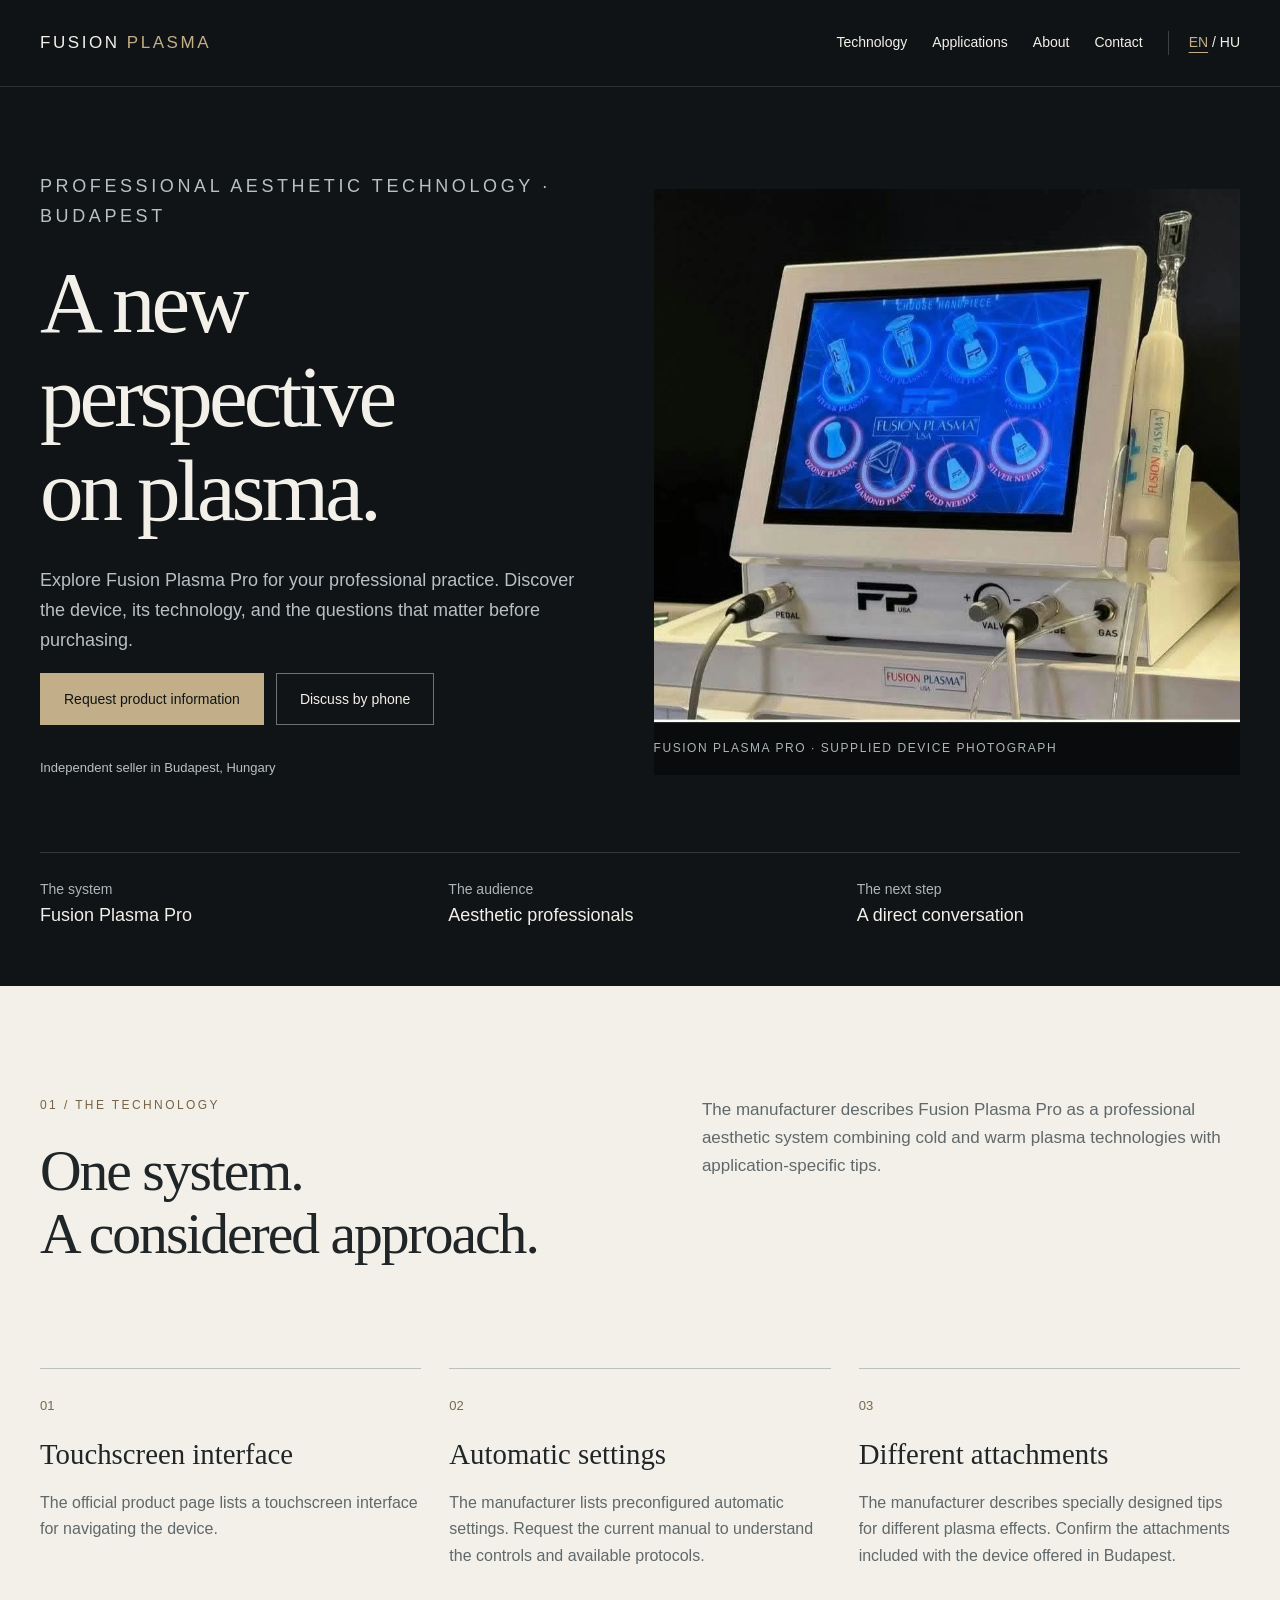
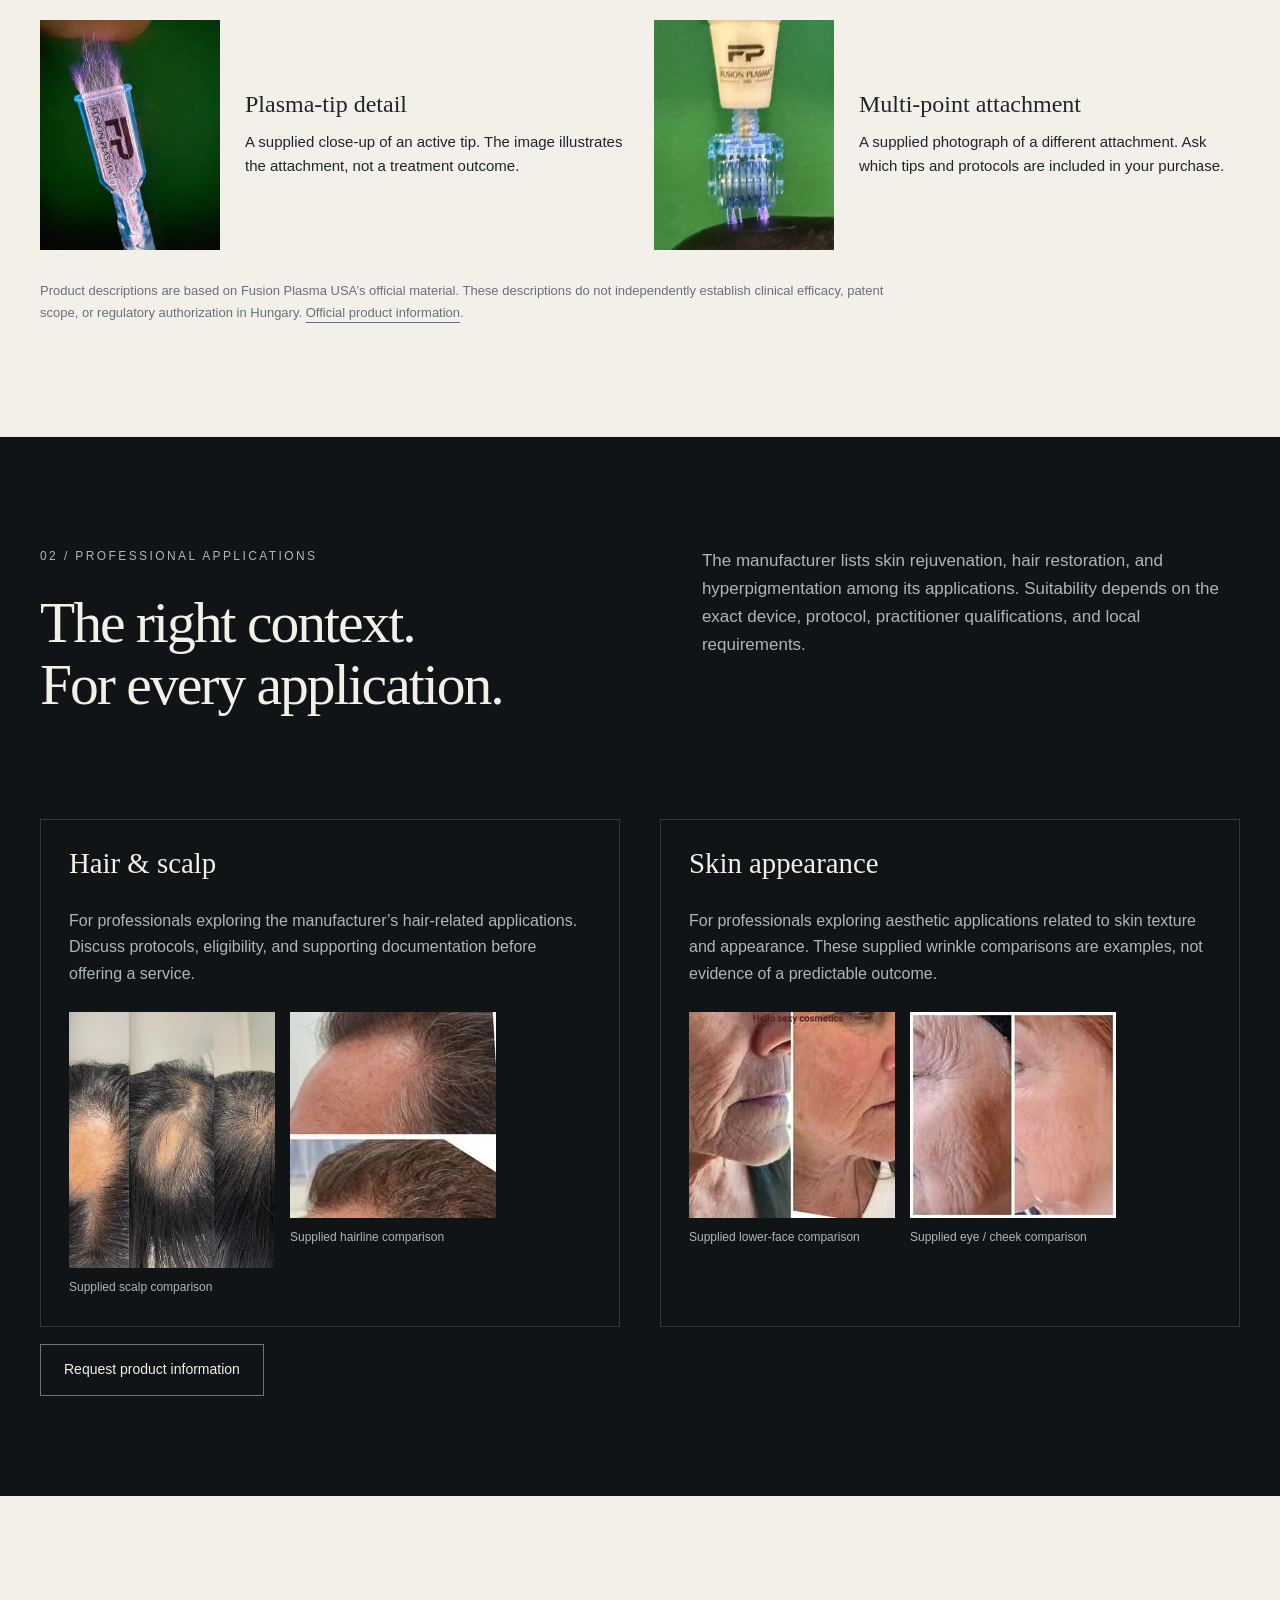
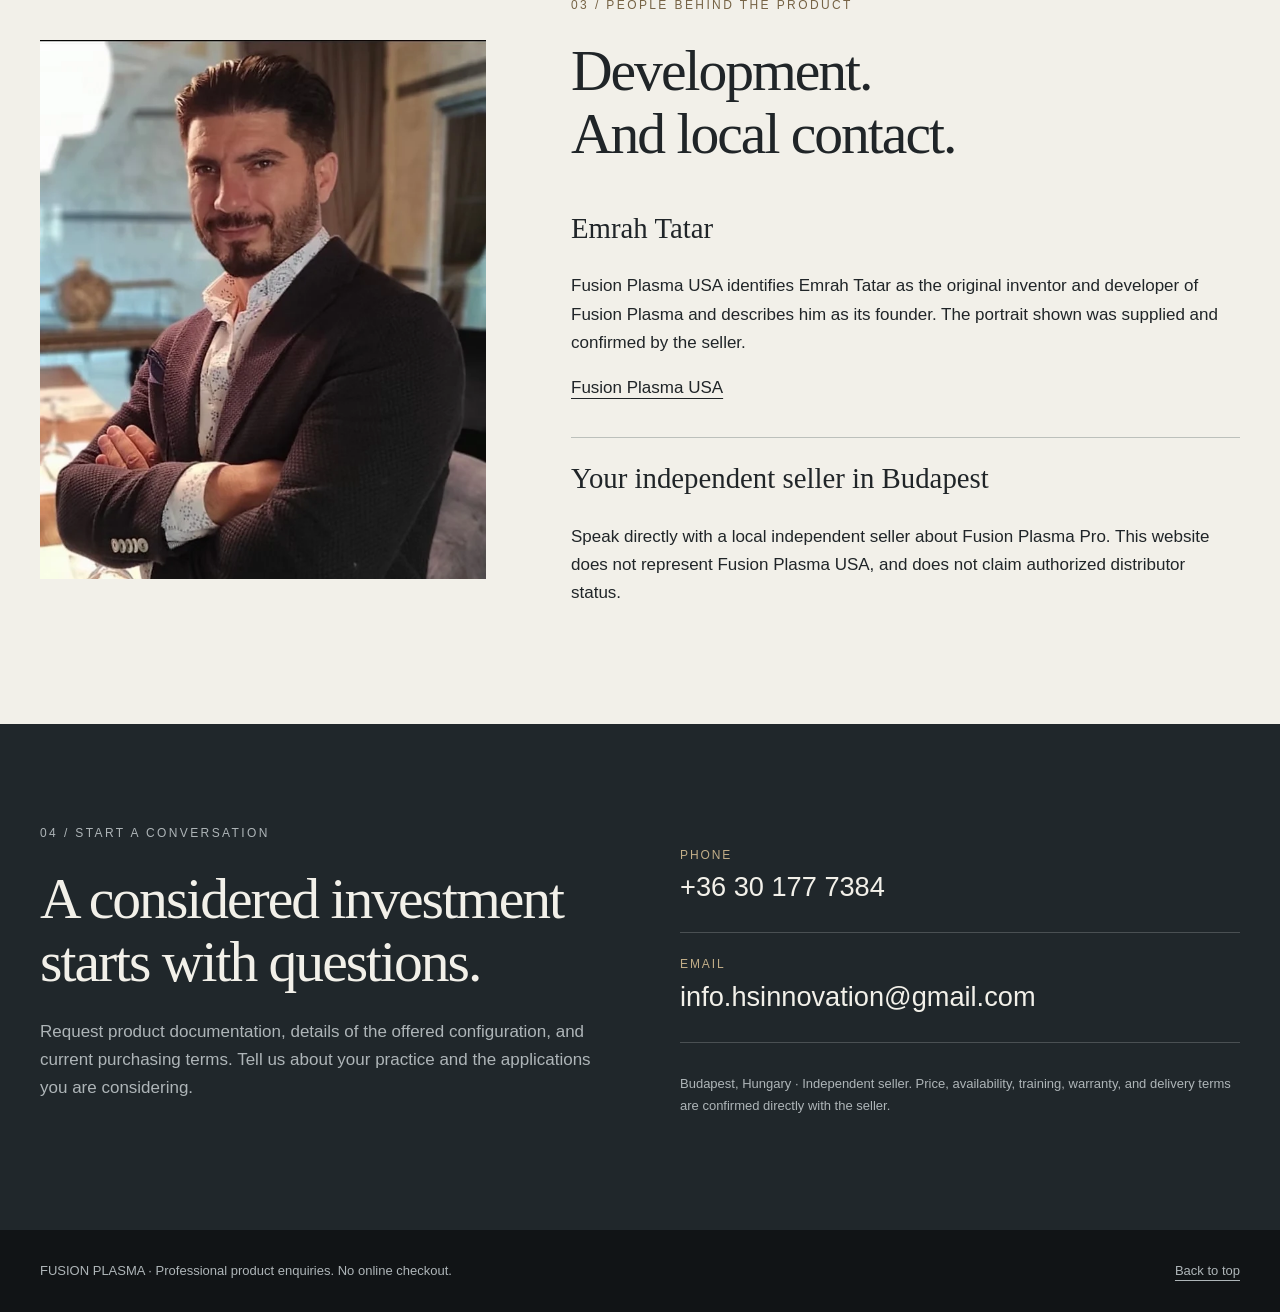
<file: index.html>
<!doctype html>
<html lang="en"><head><meta charset="utf-8"><meta name="viewport" content="width=device-width,initial-scale=1"><title>Fusion Plasma Pro | Independent Seller in Budapest</title><meta name="description" content="Explore Fusion Plasma Pro for professional aesthetic practice. Contact an independent seller in Budapest for product information by phone or email."><meta name="theme-color" content="#111416"><meta property="og:type" content="website"><meta property="og:title" content="Fusion Plasma Pro | Independent Seller in Budapest"><meta property="og:description" content="Explore Fusion Plasma Pro for professional aesthetic practice. Contact an independent seller in Budapest for product information by phone or email."><meta property="og:locale" content="en_GB"><link rel="alternate" hreflang="en" href="index.html"><link rel="alternate" hreflang="hu" href="hu.html"><link rel="icon" href="favicon.svg" type="image/svg+xml"><link rel="stylesheet" href="styles.css"><script src="script.js" defer></script></head>
<body id="top"><a class="skip" href="#main">Skip to content</a><header class="header"><div class="wrap nav"><a class="brand" href="index.html">FUSION <span>PLASMA</span></a><button class="menu" aria-expanded="false" aria-controls="navigation">Menu</button><nav class="navlinks" id="navigation" aria-label="Main navigation"><a href="#technology">Technology</a><a href="#applications">Applications</a><a href="#about">About</a><a href="#contact">Contact</a><div class="lang"><a href="index.html" lang="en" aria-current="page">EN</a> / <a href="hu.html" lang="hu" >HU</a></div></nav></div></header>
<main id="main"><section class="hero"><div class="wrap"><div class="hero-grid"><div class="hero-copy"><p class="eyebrow">Professional aesthetic technology · Budapest</p><h1>A new perspective<br>on plasma.</h1><p>Explore Fusion Plasma Pro for your professional practice. Discover the device, its technology, and the questions that matter before purchasing.</p><div class="actions"><a class="btn" href="mailto:info.hsinnovation@gmail.com">Request product information</a><a class="btn outline" href="tel:+36301777384">Discuss by phone</a></div><p class="meta">Independent seller in Budapest, Hungary</p></div><div class="hero-image"><img src="assets/fusion-plasma-pro.webp" alt="Fusion Plasma device with touchscreen and handpiece, photographed on a stand" width="1080" height="813" fetchpriority="high"><div class="image-label">Fusion Plasma Pro · supplied device photograph</div></div></div><div class="strip"><div>The system<b>Fusion Plasma Pro</b></div><div>The audience<b>Aesthetic professionals</b></div><div>The next step<b>A direct conversation</b></div></div></div></section>
<section class="section light" id="technology"><div class="wrap"><div class="section-head"><div><p class="eyebrow">01 / The technology</p><h2>One system.<br>A considered approach.</h2></div><p>The manufacturer describes Fusion Plasma Pro as a professional aesthetic system combining cold and warm plasma technologies with application-specific tips.</p></div><div class="tech-grid"><article class="tech-card"><span class="number">01</span><h3>Touchscreen interface</h3><p>The official product page lists a touchscreen interface for navigating the device.</p></article><article class="tech-card"><span class="number">02</span><h3>Automatic settings</h3><p>The manufacturer lists preconfigured automatic settings. Request the current manual to understand the controls and available protocols.</p></article><article class="tech-card"><span class="number">03</span><h3>Different attachments</h3><p>The manufacturer describes specially designed tips for different plasma effects. Confirm the attachments included with the device offered in Budapest.</p></article></div><div class="tip-pair"><figure><img src="assets/plasma-tip.webp" alt="Close-up of an illuminated plasma tip" width="556" height="690" loading="lazy"><figcaption><strong>Plasma-tip detail</strong>A supplied close-up of an active tip. The image illustrates the attachment, not a treatment outcome.</figcaption></figure><figure><img src="assets/multi-point-tip.webp" alt="Multi-point plasma attachment against a green background" width="556" height="690" loading="lazy"><figcaption><strong>Multi-point attachment</strong>A supplied photograph of a different attachment. Ask which tips and protocols are included in your purchase.</figcaption></figure></div><p class="source">Product descriptions are based on Fusion Plasma USA’s official material. These descriptions do not independently establish clinical efficacy, patent scope, or regulatory authorization in Hungary. <a href="https://www.fusionplasma-usa.com/fusion-plasma-pro" target="_blank" rel="noopener noreferrer">Official product information</a>.</p></div></section>
<section class="section dark" id="applications"><div class="wrap"><div class="section-head"><div><p class="eyebrow">02 / Professional applications</p><h2>The right context.<br>For every application.</h2></div><p>The manufacturer lists skin rejuvenation, hair restoration, and hyperpigmentation among its applications. Suitability depends on the exact device, protocol, practitioner qualifications, and local requirements.</p></div><div class="applications"><article class="application"><h3>Hair & scalp</h3><p>For professionals exploring the manufacturer’s hair-related applications. Discuss protocols, eligibility, and supporting documentation before offering a service.</p><div class="case-images"><figure><img src="assets/hair-scalp-comparison.webp" alt="Supplied paired photographs showing scalp hair" width="556" height="690" loading="lazy"><figcaption>Supplied scalp comparison</figcaption></figure><figure><img src="assets/hairline-comparison.webp" alt="Supplied paired photographs showing a hairline" width="206" height="206" loading="lazy"><figcaption>Supplied hairline comparison</figcaption></figure></div></article><article class="application"><h3>Skin appearance</h3><p>For professionals exploring aesthetic applications related to skin texture and appearance. These supplied wrinkle comparisons are examples, not evidence of a predictable outcome.</p><div class="case-images"><figure><img src="assets/lower-face-comparison.webp" alt="Supplied paired photographs of lower-face wrinkles" width="206" height="206" loading="lazy"><figcaption>Supplied lower-face comparison</figcaption></figure><figure><img src="assets/eye-cheek-comparison.webp" alt="Supplied paired photographs of eye and cheek wrinkles" width="206" height="206" loading="lazy"><figcaption>Supplied eye / cheek comparison</figcaption></figure></div></article></div></p><div class="actions"><a class="btn outline" href="mailto:info.hsinnovation@gmail.com">Request product information</a></div></div></section>
<section class="section light" id="about"><div class="wrap about-grid"><div><img src="assets/emrah-tatar.webp" alt="Portrait identified by the seller as Emrah Tatar" width="670" height="810" class="portrait" loading="lazy"></div><div><p class="eyebrow">03 / People behind the product</p><h2>Development.<br>And local contact.</h2><h3>Emrah Tatar</h3><p>Fusion Plasma USA identifies Emrah Tatar as the original inventor and developer of Fusion Plasma and describes him as its founder. The portrait shown was supplied and confirmed by the seller.</p><a href="https://www.fusionplasma-usa.com/" target="_blank" rel="noopener noreferrer">Fusion Plasma USA</a><div class="seller"><h3>Your independent seller in Budapest</h3><p>Speak directly with a local independent seller about Fusion Plasma Pro. This website does not represent Fusion Plasma USA, and does not claim authorized distributor status.</p></div></div></div></section>
<section class="contact" id="contact"><div class="wrap contact-grid"><div><p class="eyebrow">04 / Start a conversation</p><h2>A considered investment<br>starts with questions.</h2><p>Request product documentation, details of the offered configuration, and current purchasing terms. Tell us about your practice and the applications you are considering.</p></div><div class="contact-links"><a href="tel:+36301777384"><small>Phone</small>+36 30 177 7384</a><a href="mailto:info.hsinnovation@gmail.com"><small>Email</small>info.hsinnovation@gmail.com</a><p class="source">Budapest, Hungary · Independent seller. Price, availability, training, warranty, and delivery terms are confirmed directly with the seller.</p></div></div></section></main><footer><div class="wrap footer-grid"><div>FUSION PLASMA · Professional product enquiries. No online checkout.</div><a href="#top">Back to top</a></div></footer><div class="mobile-contact"><a href="tel:+36301777384">Call the seller</a><a href="mailto:info.hsinnovation@gmail.com">Email enquiry</a></div></body></html>
</file>
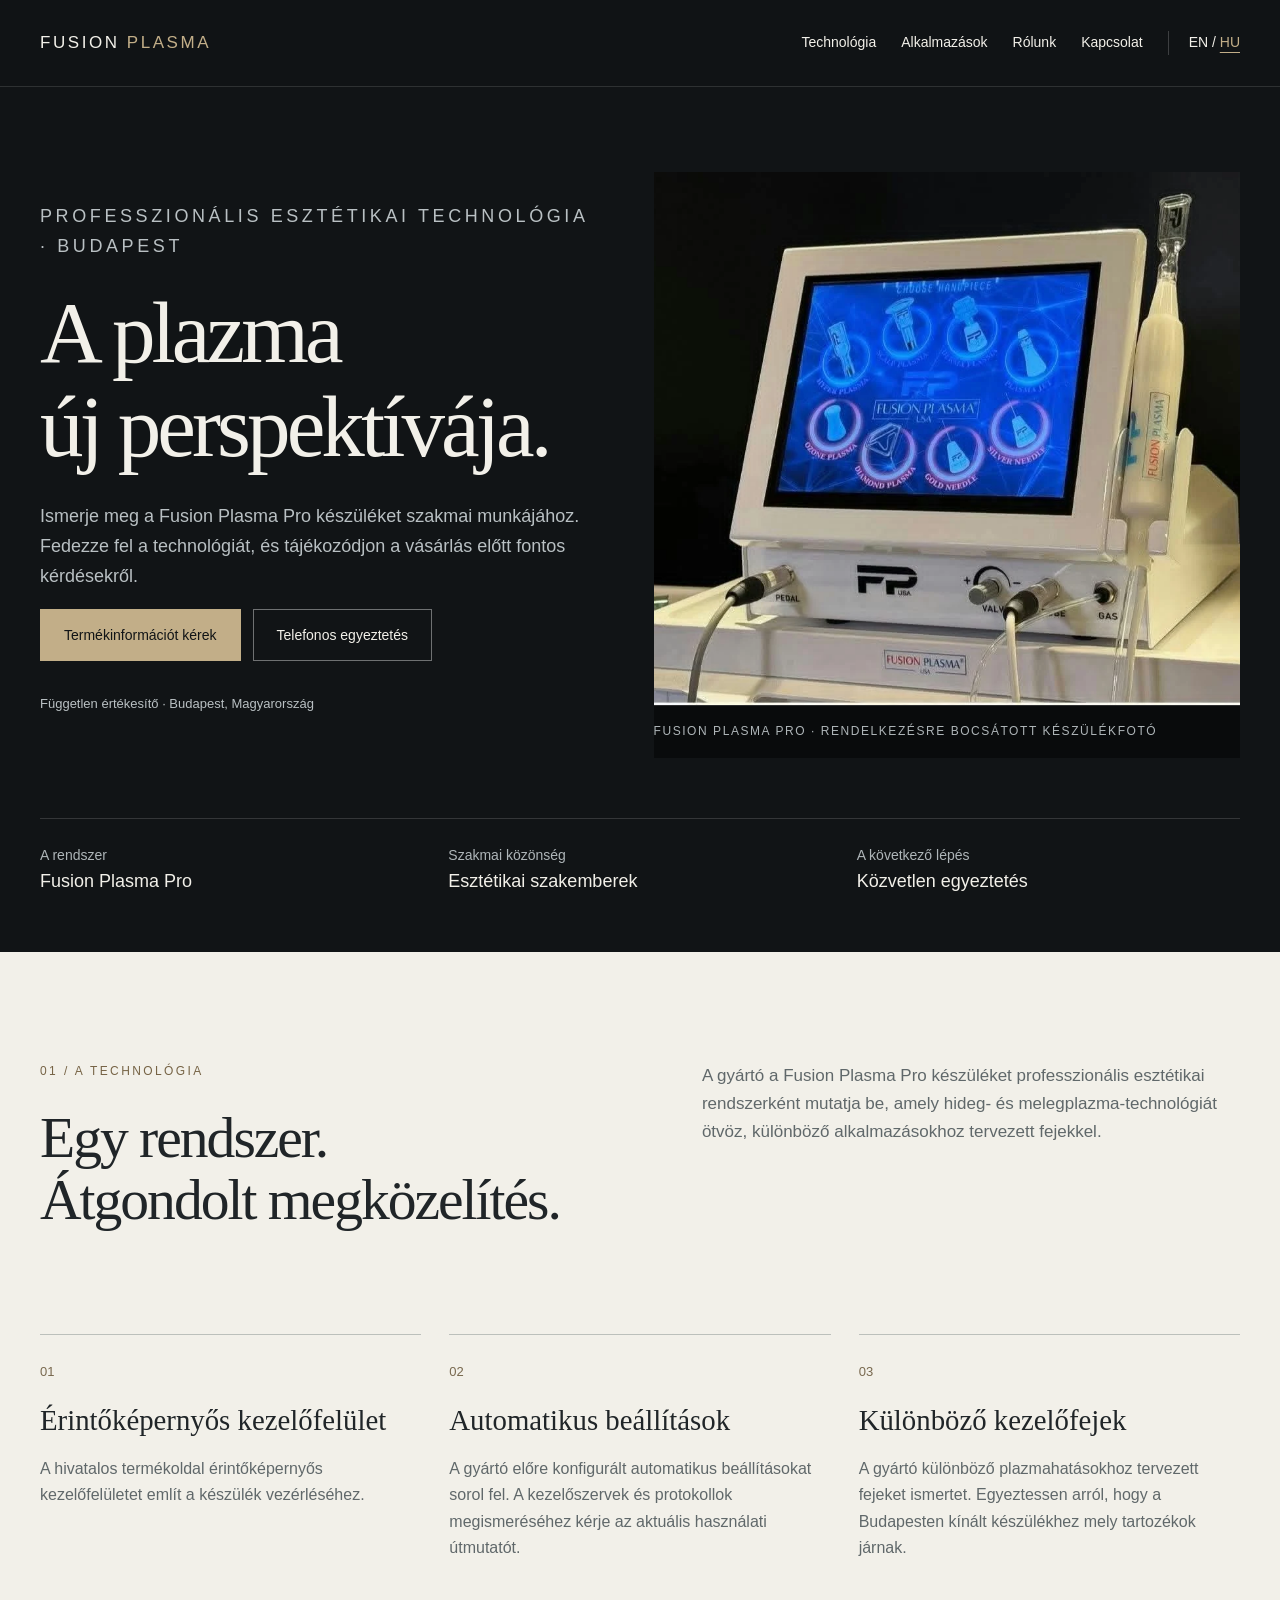
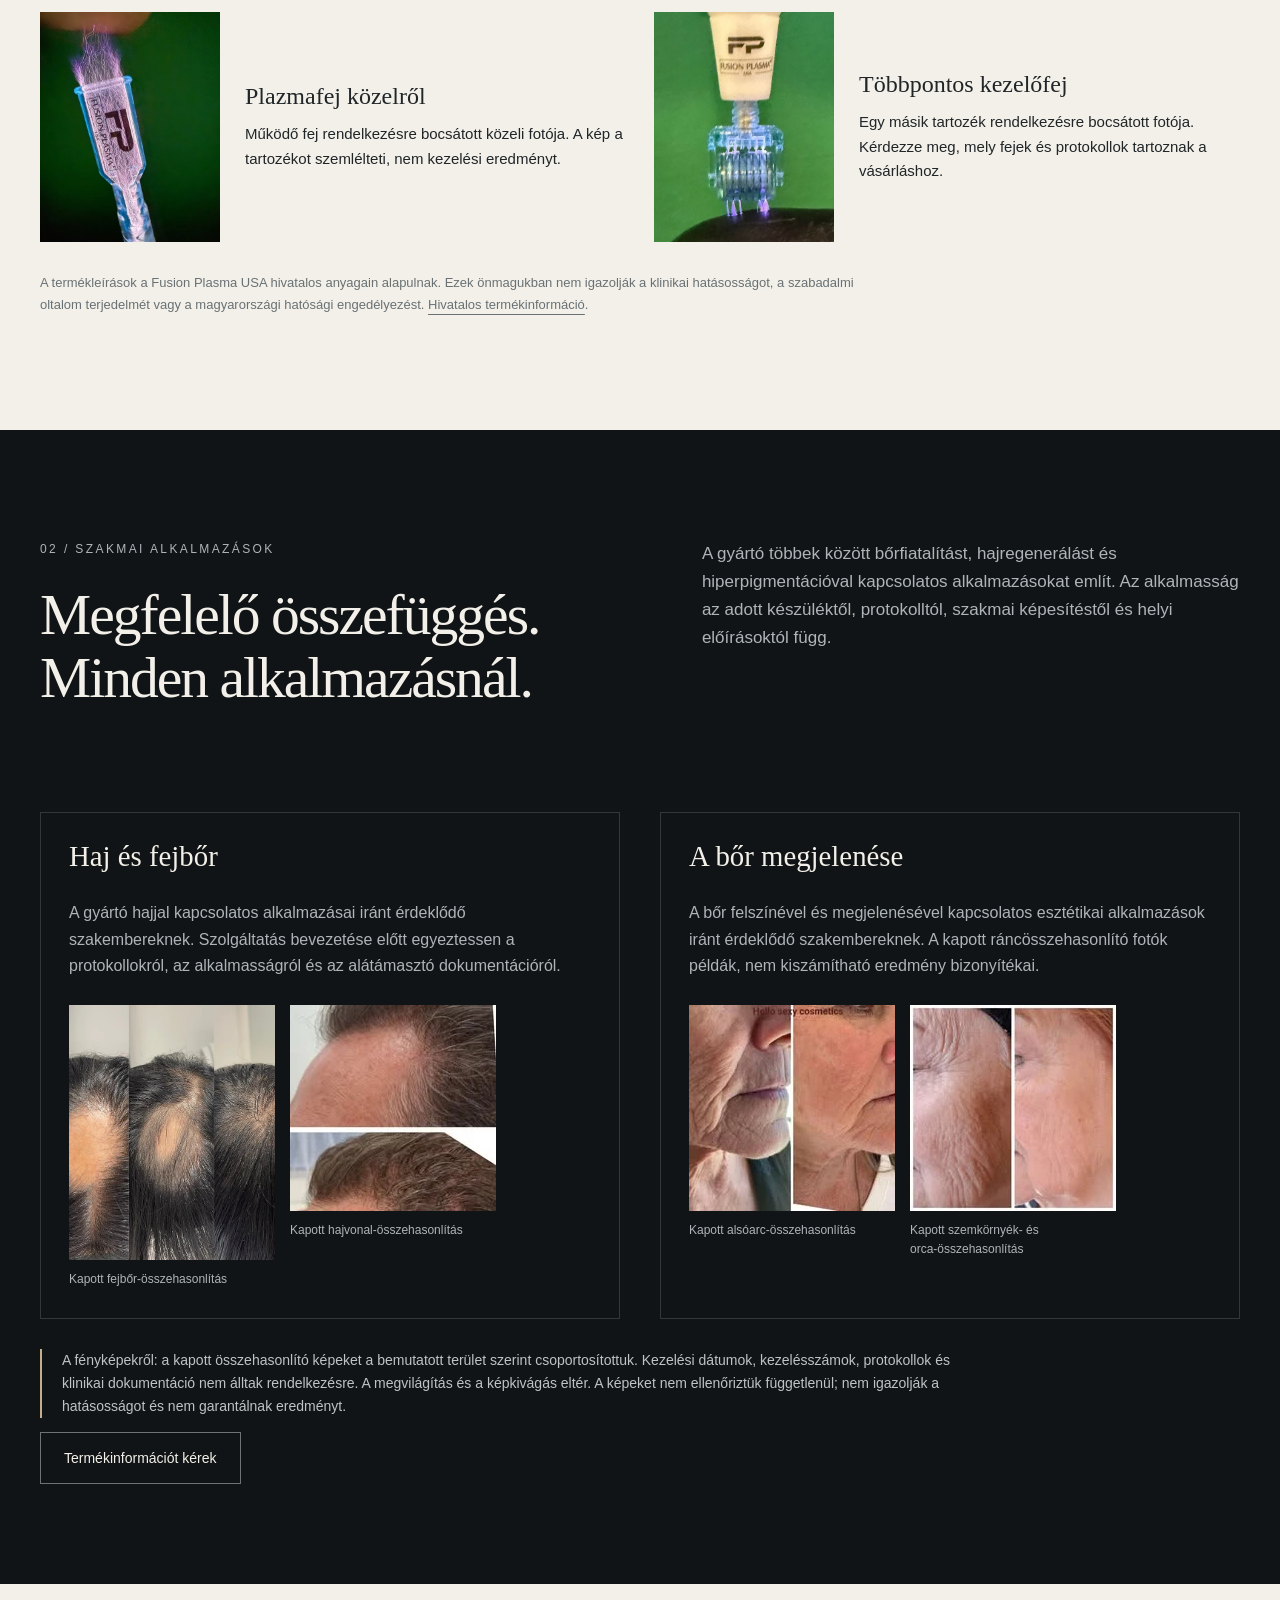
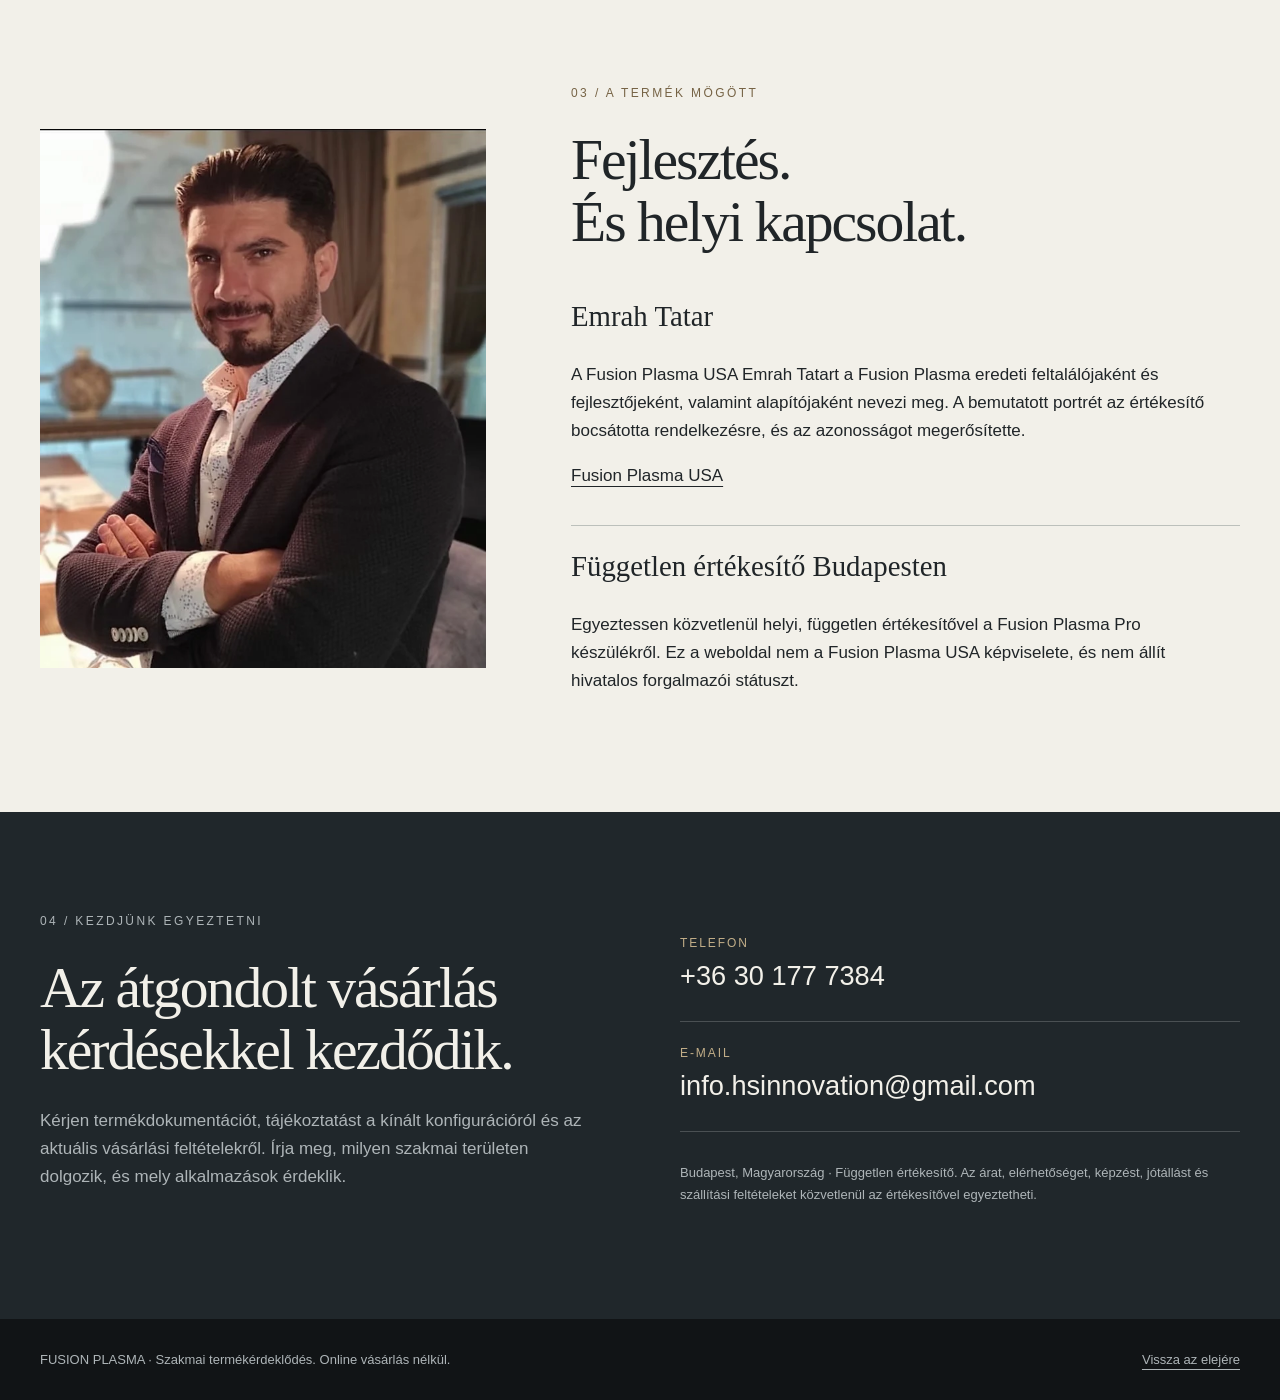
<file: hu.html>
<!doctype html>
<html lang="hu"><head><meta charset="utf-8"><meta name="viewport" content="width=device-width,initial-scale=1"><title>Fusion Plasma Pro | Független értékesítő Budapesten</title><meta name="description" content="Ismerje meg a Fusion Plasma Pro professzionális esztétikai készüléket. Termékinformációért keresse budapesti független értékesítőnket telefonon vagy e-mailben."><meta name="theme-color" content="#111416"><meta property="og:type" content="website"><meta property="og:title" content="Fusion Plasma Pro | Független értékesítő Budapesten"><meta property="og:description" content="Ismerje meg a Fusion Plasma Pro professzionális esztétikai készüléket. Termékinformációért keresse budapesti független értékesítőnket telefonon vagy e-mailben."><meta property="og:locale" content="hu_HU"><link rel="alternate" hreflang="en" href="index.html"><link rel="alternate" hreflang="hu" href="hu.html"><link rel="icon" href="favicon.svg" type="image/svg+xml"><link rel="stylesheet" href="styles.css"><script src="script.js" defer></script></head>
<body id="top"><a class="skip" href="#main">Ugrás a tartalomra</a><header class="header"><div class="wrap nav"><a class="brand" href="hu.html">FUSION <span>PLASMA</span></a><button class="menu" aria-expanded="false" aria-controls="navigation">Menü</button><nav class="navlinks" id="navigation" aria-label="Fő navigáció"><a href="#technology">Technológia</a><a href="#applications">Alkalmazások</a><a href="#about">Rólunk</a><a href="#contact">Kapcsolat</a><div class="lang"><a href="index.html" lang="en" >EN</a> / <a href="hu.html" lang="hu" aria-current="page">HU</a></div></nav></div></header>
<main id="main"><section class="hero"><div class="wrap"><div class="hero-grid"><div class="hero-copy"><p class="eyebrow">Professzionális esztétikai technológia · Budapest</p><h1>A plazma<br>új perspektívája.</h1><p>Ismerje meg a Fusion Plasma Pro készüléket szakmai munkájához. Fedezze fel a technológiát, és tájékozódjon a vásárlás előtt fontos kérdésekről.</p><div class="actions"><a class="btn" href="mailto:info.hsinnovation@gmail.com">Termékinformációt kérek</a><a class="btn outline" href="tel:+36301777384">Telefonos egyeztetés</a></div><p class="meta">Független értékesítő · Budapest, Magyarország</p></div><div class="hero-image"><img src="assets/fusion-plasma-pro.webp" alt="Fusion Plasma készülék érintőképernyővel és kézidarabbal, állványon fényképezve" width="1080" height="813" fetchpriority="high"><div class="image-label">Fusion Plasma Pro · rendelkezésre bocsátott készülékfotó</div></div></div><div class="strip"><div>A rendszer<b>Fusion Plasma Pro</b></div><div>Szakmai közönség<b>Esztétikai szakemberek</b></div><div>A következő lépés<b>Közvetlen egyeztetés</b></div></div></div></section>
<section class="section light" id="technology"><div class="wrap"><div class="section-head"><div><p class="eyebrow">01 / A technológia</p><h2>Egy rendszer.<br>Átgondolt megközelítés.</h2></div><p>A gyártó a Fusion Plasma Pro készüléket professzionális esztétikai rendszerként mutatja be, amely hideg- és melegplazma-technológiát ötvöz, különböző alkalmazásokhoz tervezett fejekkel.</p></div><div class="tech-grid"><article class="tech-card"><span class="number">01</span><h3>Érintőképernyős kezelőfelület</h3><p>A hivatalos termékoldal érintőképernyős kezelőfelületet említ a készülék vezérléséhez.</p></article><article class="tech-card"><span class="number">02</span><h3>Automatikus beállítások</h3><p>A gyártó előre konfigurált automatikus beállításokat sorol fel. A kezelőszervek és protokollok megismeréséhez kérje az aktuális használati útmutatót.</p></article><article class="tech-card"><span class="number">03</span><h3>Különböző kezelőfejek</h3><p>A gyártó különböző plazmahatásokhoz tervezett fejeket ismertet. Egyeztessen arról, hogy a Budapesten kínált készülékhez mely tartozékok járnak.</p></article></div><div class="tip-pair"><figure><img src="assets/plasma-tip.webp" alt="Világító plazmafej közeli képe" width="556" height="690" loading="lazy"><figcaption><strong>Plazmafej közelről</strong>Működő fej rendelkezésre bocsátott közeli fotója. A kép a tartozékot szemlélteti, nem kezelési eredményt.</figcaption></figure><figure><img src="assets/multi-point-tip.webp" alt="Többpontos plazmafej zöld háttér előtt" width="556" height="690" loading="lazy"><figcaption><strong>Többpontos kezelőfej</strong>Egy másik tartozék rendelkezésre bocsátott fotója. Kérdezze meg, mely fejek és protokollok tartoznak a vásárláshoz.</figcaption></figure></div><p class="source">A termékleírások a Fusion Plasma USA hivatalos anyagain alapulnak. Ezek önmagukban nem igazolják a klinikai hatásosságot, a szabadalmi oltalom terjedelmét vagy a magyarországi hatósági engedélyezést. <a href="https://www.fusionplasma-usa.com/fusion-plasma-pro" target="_blank" rel="noopener noreferrer">Hivatalos termékinformáció</a>.</p></div></section>
<section class="section dark" id="applications"><div class="wrap"><div class="section-head"><div><p class="eyebrow">02 / Szakmai alkalmazások</p><h2>Megfelelő összefüggés.<br>Minden alkalmazásnál.</h2></div><p>A gyártó többek között bőrfiatalítást, hajregenerálást és hiperpigmentációval kapcsolatos alkalmazásokat említ. Az alkalmasság az adott készüléktől, protokolltól, szakmai képesítéstől és helyi előírásoktól függ.</p></div><div class="applications"><article class="application"><h3>Haj és fejbőr</h3><p>A gyártó hajjal kapcsolatos alkalmazásai iránt érdeklődő szakembereknek. Szolgáltatás bevezetése előtt egyeztessen a protokollokról, az alkalmasságról és az alátámasztó dokumentációról.</p><div class="case-images"><figure><img src="assets/hair-scalp-comparison.webp" alt="Kapott páros képek fejbőrről és hajról" width="556" height="690" loading="lazy"><figcaption>Kapott fejbőr-összehasonlítás</figcaption></figure><figure><img src="assets/hairline-comparison.webp" alt="Kapott páros képek hajvonalról" width="206" height="206" loading="lazy"><figcaption>Kapott hajvonal-összehasonlítás</figcaption></figure></div></article><article class="application"><h3>A bőr megjelenése</h3><p>A bőr felszínével és megjelenésével kapcsolatos esztétikai alkalmazások iránt érdeklődő szakembereknek. A kapott ráncösszehasonlító fotók példák, nem kiszámítható eredmény bizonyítékai.</p><div class="case-images"><figure><img src="assets/lower-face-comparison.webp" alt="Kapott páros képek az alsó arc ráncairól" width="206" height="206" loading="lazy"><figcaption>Kapott alsóarc-összehasonlítás</figcaption></figure><figure><img src="assets/eye-cheek-comparison.webp" alt="Kapott páros képek a szemkörnyék és az orca ráncairól" width="206" height="206" loading="lazy"><figcaption>Kapott szemkörnyék- és orca-összehasonlítás</figcaption></figure></div></article></div><p class="notice">A fényképekről: a kapott összehasonlító képeket a bemutatott terület szerint csoportosítottuk. Kezelési dátumok, kezelésszámok, protokollok és klinikai dokumentáció nem álltak rendelkezésre. A megvilágítás és a képkivágás eltér. A képeket nem ellenőriztük függetlenül; nem igazolják a hatásosságot és nem garantálnak eredményt.</p><div class="actions"><a class="btn outline" href="mailto:info.hsinnovation@gmail.com">Termékinformációt kérek</a></div></div></section>
<section class="section light" id="about"><div class="wrap about-grid"><div><img src="assets/emrah-tatar.webp" alt="Az értékesítő által Emrah Tatarként azonosított személy portréja" width="670" height="810" class="portrait" loading="lazy"></div><div><p class="eyebrow">03 / A termék mögött</p><h2>Fejlesztés.<br>És helyi kapcsolat.</h2><h3>Emrah Tatar</h3><p>A Fusion Plasma USA Emrah Tatart a Fusion Plasma eredeti feltalálójaként és fejlesztőjeként, valamint alapítójaként nevezi meg. A bemutatott portrét az értékesítő bocsátotta rendelkezésre, és az azonosságot megerősítette.</p><a href="https://www.fusionplasma-usa.com/" target="_blank" rel="noopener noreferrer">Fusion Plasma USA</a><div class="seller"><h3>Független értékesítő Budapesten</h3><p>Egyeztessen közvetlenül helyi, független értékesítővel a Fusion Plasma Pro készülékről. Ez a weboldal nem a Fusion Plasma USA képviselete, és nem állít hivatalos forgalmazói státuszt.</p></div></div></div></section>
<section class="contact" id="contact"><div class="wrap contact-grid"><div><p class="eyebrow">04 / Kezdjünk egyeztetni</p><h2>Az átgondolt vásárlás<br>kérdésekkel kezdődik.</h2><p>Kérjen termékdokumentációt, tájékoztatást a kínált konfigurációról és az aktuális vásárlási feltételekről. Írja meg, milyen szakmai területen dolgozik, és mely alkalmazások érdeklik.</p></div><div class="contact-links"><a href="tel:+36301777384"><small>Telefon</small>+36 30 177 7384</a><a href="mailto:info.hsinnovation@gmail.com"><small>E-mail</small>info.hsinnovation@gmail.com</a><p class="source">Budapest, Magyarország · Független értékesítő. Az árat, elérhetőséget, képzést, jótállást és szállítási feltételeket közvetlenül az értékesítővel egyeztetheti.</p></div></div></section></main><footer><div class="wrap footer-grid"><div>FUSION PLASMA · Szakmai termékérdeklődés. Online vásárlás nélkül.</div><a href="#top">Vissza az elejére</a></div></footer><div class="mobile-contact"><a href="tel:+36301777384">Értékesítő hívása</a><a href="mailto:info.hsinnovation@gmail.com">Érdeklődés e-mailben</a></div></body></html>
</file>
<file: styles.css>
:root{--bg:#111416;--paper:#f2f0e9;--ink:#202528;--gold:#c2ae88;--muted:#aeb5b8}*{box-sizing:border-box}html{scroll-behavior:smooth;scroll-padding-top:95px}body{margin:0;background:var(--bg);color:var(--paper);font:17px/1.65 Arial,Helvetica,sans-serif}a{color:inherit;text-underline-offset:5px}button{font:inherit}img{display:block;max-width:100%;height:auto}h1,h2,h3,p{margin-top:0}h1,h2,h3{font-family:Georgia,'Times New Roman',serif;font-weight:400;line-height:1.08}h1{font-size:clamp(3.3rem,6.8vw,6.6rem);letter-spacing:-.045em;margin-bottom:28px}h2{font-size:clamp(2.5rem,4.5vw,4.5rem);letter-spacing:-.035em}h3{font-size:1.8rem}p{max-width:650px}.wrap{width:min(1240px,calc(100% - 80px));margin:auto}.eyebrow{text-transform:uppercase;font-size:12px;letter-spacing:.2em;color:var(--gold);margin-bottom:25px}.header{position:sticky;top:0;z-index:10;background:#111416f5;border-bottom:1px solid #ffffff20}.nav{display:flex;align-items:center;gap:30px;min-height:86px}.brand{font-size:17px;letter-spacing:.15em;text-decoration:none;white-space:nowrap}.brand span{color:var(--gold)}.navlinks{display:flex;gap:25px;margin-left:auto;align-items:center;font-size:14px}.navlinks a{text-decoration:none}.lang{border-left:1px solid #ffffff30;padding-left:20px;white-space:nowrap}.lang a[aria-current]{color:var(--gold);text-decoration:underline}.menu{display:none;color:var(--paper);background:transparent;border:1px solid #666;padding:8px 13px}.btn{display:inline-flex;justify-content:center;align-items:center;min-height:52px;padding:13px 23px;border:1px solid var(--gold);text-decoration:none;font-size:14px;background:var(--gold);color:#111416}.btn.outline{background:transparent;color:inherit;border-color:#ffffff65}.actions{display:flex;gap:12px;flex-wrap:wrap}.hero{padding:85px 0 55px}.hero-grid{display:grid;grid-template-columns:1fr 1.05fr;gap:55px;align-items:center}.hero-copy{position:relative;z-index:1}.hero p{color:#b9c0c3;font-size:18px}.hero-image{background:#090b0c;position:relative}.hero-image img{width:100%;aspect-ratio:1.1;object-fit:cover;object-position:center}.image-label{border-top:1px solid #ffffff25;padding:16px 0;font-size:12px;letter-spacing:.13em;text-transform:uppercase;color:var(--muted)}.hero .meta{margin-top:32px;font-size:13px}.strip{border-top:1px solid #ffffff25;display:grid;grid-template-columns:repeat(3,1fr);margin-top:60px;padding-top:25px;gap:25px;color:var(--muted);font-size:14px}.strip b{color:var(--paper);font-weight:400;display:block;font-size:18px}.section{padding:100px 0}.light{background:var(--paper);color:var(--ink)}.light .eyebrow{color:#766345}.section-head{display:grid;grid-template-columns:1.1fr 1fr;gap:70px;align-items:start;margin-bottom:55px}.section-head p{color:#60686a;padding-top:10px}.tech-grid{display:grid;grid-template-columns:1fr 1fr 1fr;gap:28px}.tech-card{border-top:1px solid #bcc0bb;padding-top:22px}.tech-card .number{color:#78684e;font-size:13px}.tech-card h3{margin:20px 0}.tech-card p{font-size:16px;color:#60686a}.tip-pair{display:grid;grid-template-columns:1fr 1fr;gap:28px;margin-top:35px}.tip-pair figure{margin:0;display:grid;grid-template-columns:180px 1fr;gap:25px;align-items:center}.tip-pair img{width:180px;height:230px;object-fit:cover}.tip-pair figcaption{font-size:15px}.tip-pair strong{display:block;font:1.5rem Georgia;margin-bottom:12px}.source{font-size:13px!important;line-height:1.7;max-width:850px;margin-top:30px;color:#697174}.dark .section-head p{color:var(--muted)}.applications{display:grid;grid-template-columns:1fr 1fr;gap:40px}.application{padding:28px;border:1px solid #ffffff25}.application p{color:var(--muted);font-size:16px}.case-images{display:flex;gap:15px;align-items:start;flex-wrap:wrap;margin-top:25px}.case-images figure{margin:0;max-width:206px}.case-images img{width:100%;max-height:256px;object-fit:contain;object-position:left}.case-images figcaption{font-size:12px;color:var(--muted);margin-top:10px}.notice{font-size:14px;color:#bec3c4;border-left:2px solid var(--gold);padding:0 0 0 20px;margin-top:30px;max-width:940px}.about-grid{display:grid;grid-template-columns:.8fr 1.2fr;gap:85px;align-items:center}.portrait{width:100%;max-height:550px;object-fit:cover;object-position:top}.seller{border-top:1px solid #bcc0bb;padding-top:25px;margin-top:35px}.contact{background:#20272b;padding:100px 0}.contact-grid{display:grid;grid-template-columns:1fr 1fr;gap:80px}.contact h2{margin-bottom:25px}.contact-links a{display:block;text-decoration:none;border-bottom:1px solid #ffffff30;padding:22px 0;font-size:clamp(1.1rem,2.3vw,1.7rem);overflow-wrap:anywhere}.contact-links small{display:block;text-transform:uppercase;font-size:12px;letter-spacing:.16em;color:var(--gold)}.contact p{color:var(--muted)}footer{padding:30px 0;color:var(--muted);font-size:13px}.footer-grid{display:flex;justify-content:space-between;gap:25px}.skip{position:fixed;top:-100px;left:15px;background:var(--paper);color:#111;padding:12px;z-index:99}.skip:focus{top:10px}:focus-visible{outline:3px solid #77b9ee;outline-offset:5px}a:hover{color:var(--gold)}.btn:hover{background:#d5c29e;color:#111}.btn.outline:hover{color:var(--paper);background:#ffffff15}.mobile-contact{display:none}@media(max-width:1000px){.navlinks{gap:15px}.wrap{width:calc(100% - 48px)}.hero-grid{gap:30px}.tip-pair figure{grid-template-columns:120px 1fr}.tip-pair img{width:120px;height:170px}}@media(max-width:760px){.wrap{width:calc(100% - 40px)}.nav{min-height:72px;gap:15px;flex-wrap:wrap}.brand{font-size:14px;margin-right:auto}.menu{display:block}.navlinks{display:none;width:100%;margin:0;padding:12px 0 24px;flex-direction:column;align-items:stretch;gap:0}.navlinks.open{display:flex}.navlinks>a{padding:12px 0}.lang{border-left:0;padding:12px 0}.hero{padding-top:42px}.hero-grid,.section-head,.about-grid,.contact-grid{grid-template-columns:1fr;gap:30px}.hero-image img{aspect-ratio:1.3}.strip{margin-top:30px;gap:15px}.strip b{font-size:15px}.strip{font-size:12px}.section{padding:65px 0}.section-head{margin-bottom:30px}.tech-grid{grid-template-columns:1fr;gap:20px}.tech-card h3{margin:12px 0}.tip-pair,.applications{grid-template-columns:1fr}.tip-pair figure{grid-template-columns:130px 1fr}.tip-pair img{width:130px;height:180px}.application{padding:23px}.case-images{flex-wrap:nowrap}.case-images figure{width:50%}.about-grid{gap:35px}.portrait{max-width:330px}.contact{padding:65px 0}.footer-grid{flex-direction:column;gap:10px}footer{padding-bottom:90px}.mobile-contact{display:flex;position:fixed;bottom:0;left:0;right:0;z-index:20;background:#111416;border-top:1px solid #ffffff30}.mobile-contact a{width:50%;text-align:center;padding:16px;text-decoration:none;font-size:14px}.mobile-contact a+a{background:var(--gold);color:#111}h1{font-size:3.7rem}.section-head p{padding:0}}@media(prefers-reduced-motion:reduce){html{scroll-behavior:auto}}
</file>
